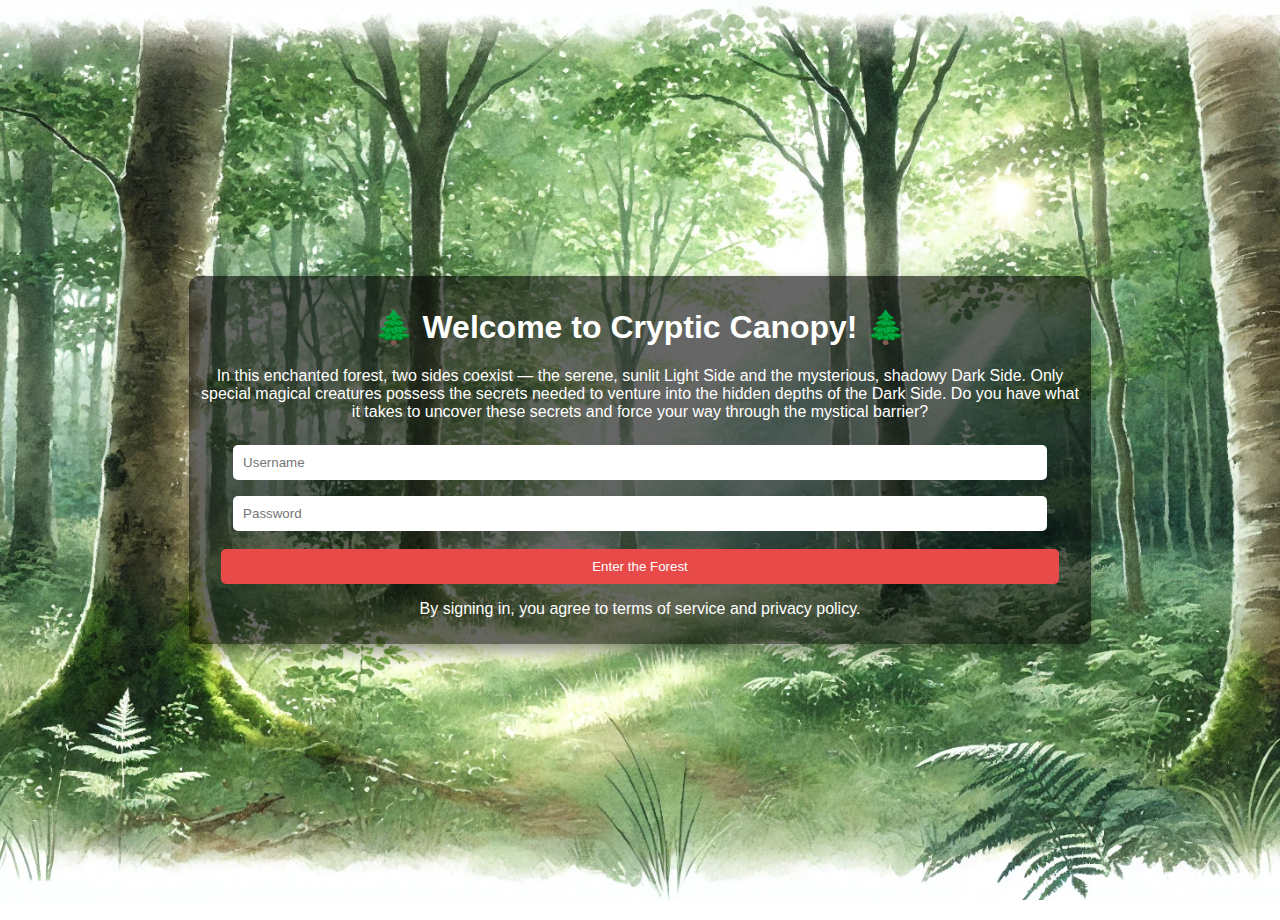
<file: index.html>
<!DOCTYPE html>
<html lang="en">
<head>
    <meta charset="UTF-8">
    <title>Woodland Secrets - Animal Login</title>
    <link rel="stylesheet" href="style.css">
    <meta name="viewport" content="width=device-width, initial-scale=1">
</head>
<body>
    <div class="login-container">
        <h1>🌲 Welcome to Cryptic Canopy! 🌲</h1>
        <p>In this enchanted forest, two sides coexist — the serene, sunlit Light Side and the mysterious, shadowy Dark Side. Only special magical creatures possess the secrets needed to venture into the hidden depths of the Dark Side. Do you have what it takes to uncover these secrets and force your way through the mystical barrier?</p>

        <input type="text" id="username" placeholder="Username">
        <input type="password" id="password" placeholder="Password">
        <button id="login-btn">Enter the Forest</button>
        <p class=\"terms\" style=\"font-size:10px; margin-top:10px; color:#aaa;\">By signing in, you agree to terms of service and privacy policy.</p>
        <p id="error-msg" class="error-msg"></p>
    </div>

    <script src="script.js"></script>
</body>
</html>
</file>
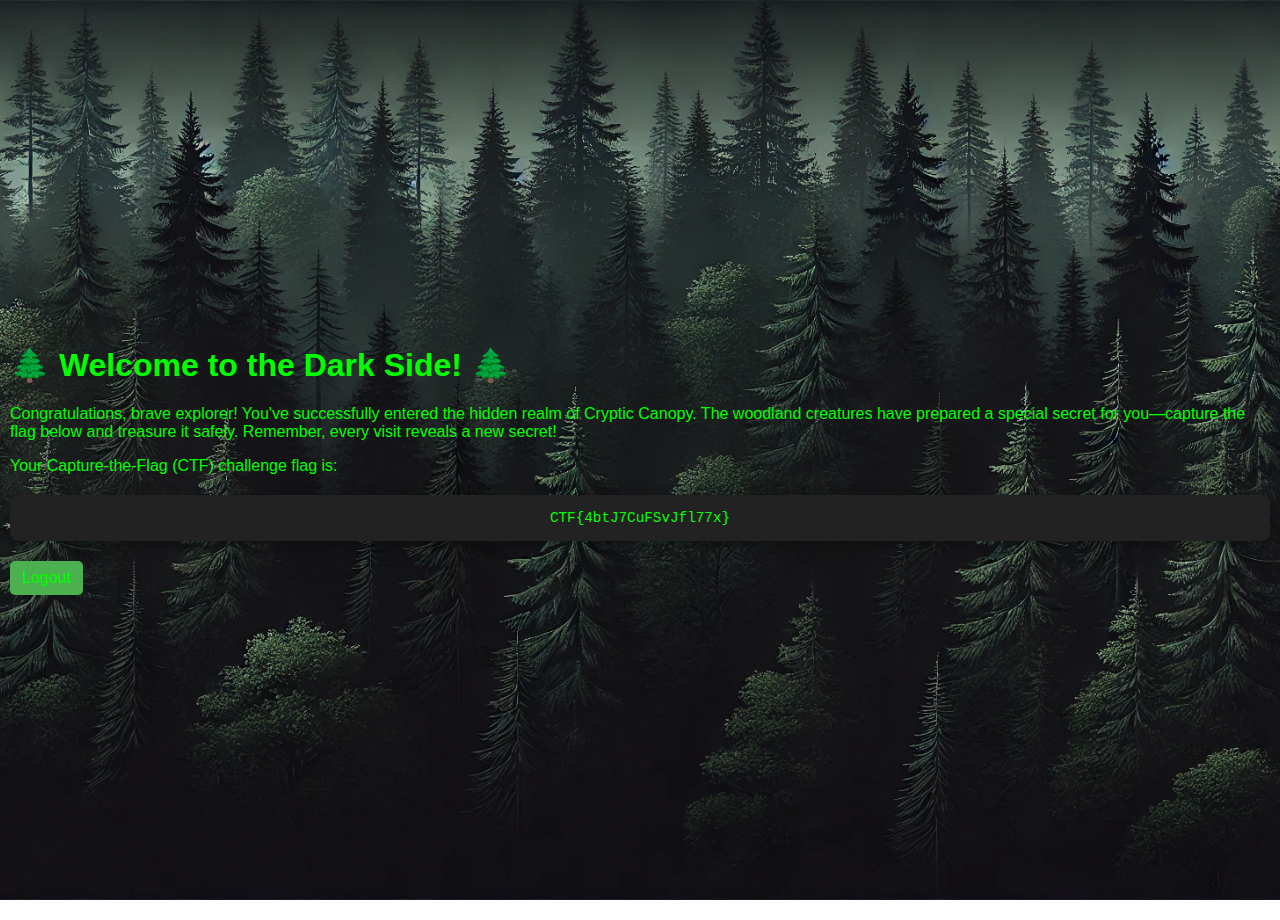
<file: success.html>
<!DOCTYPE html>
<html lang="en">
<head>
    <meta charset="UTF-8">
    <title>CTF Success!</title>
    <link rel="stylesheet" href="style.css">
    <style>
        .flag-container {
            text-align: center;
            margin-top: 20px;
            font-family: monospace;
            font-size: 1.1em;
            background-color: #222;
            color: #00ff00;
            padding: 15px;
            border-radius: 8px;
            box-shadow: 0 5px 15px rgba(0,0,0,0.3);
            word-break: break-all;
        }
        a {
            display: inline-block;
            margin-top: 20px;
            text-decoration: none;
            color: #00ff00;
            background-color: #4CAF50;
            padding: 8px 12px;
            border-radius: 5px;
        }
        a:hover {
            background-color: #3e8e41;
        }
    </style>
</head>
<body id="success-page">
    <div class="success-container">
        <h1>🌲 Welcome to the Dark Side! 🌲</h1>
        <p>
            Congratulations, brave explorer! You've successfully entered the hidden realm of Cryptic Canopy. 
            The woodland creatures have prepared a special secret for you—capture the flag below and treasure it safely. 
            Remember, every visit reveals a new secret!
        </p>
    
        <p>Your Capture-the-Flag (CTF) challenge flag is:</p>
    
        <div class="flag-container">
            <span id="ctf-flag"></span>
        </div>
    
        <a href="index.html">Logout</a>
    </div>
    

    <script>
        function generateRandomString(length) {
            const chars = 'abcdefghijklmnopqrstuvwxyzABCDEFGHIJKLMNOPQRSTUVWXYZ0123456789';
            let result = '';
            for (let i = 0; i < length; i++) {
                result += chars.charAt(Math.floor(Math.random() * chars.length));
            }
            return result;
        }

        function generateCTFFlag() {
            const prefix = "CTF{";
            const suffix = "}";
            const randomPart = generateRandomString(16);
            return prefix + randomPart + suffix;
        }

        document.getElementById('ctf-flag').textContent = generateCTFFlag();
    </script>
</body>
</html>
</file>
<file: style.css>
body {
    margin: auto;
    padding: 10px;
    font-family: 'Segoe UI', Tahoma, Geneva, Verdana, sans-serif;
    background: url('bckground.png') no-repeat center center fixed;
    background-size: cover;
    display: flex;
    justify-content: center;
    align-items: center;
    height: 100vh;
    color: #fff;
}

.login-container {
    background-color: rgba(0,0,0,0.6);
    padding: 10px;
    border-radius: 10px;
    box-shadow: 0 8px 16px rgba(0,0,0,0.4);
    text-align: center;
    width: 70%;
}

input[type="text"], input[type="password"] {
    width: 90%;
    padding: 10px;
    margin: 8px 0;
    border-radius: 5px;
    border: none;
}

button {
    background-color: #e84a4a;
    color: white;
    border: none;
    padding: 10px 15px;
    border-radius: 5px;
    cursor: pointer;
    margin-top: 10px;
    width: 95%;
}

button:hover {
    background-color: #c23636;
}

.error-msg {
    color: #ffdddd;
    margin-top: 10px;
}

.racoon-img {
    width: 100px;
    margin-bottom: 15px;
}

#success-page {
    background: url('darktrees.png') no-repeat center center fixed;
    background-size: cover;
    color: #00ff00;
}
/* Mobile view adjustments */
@media (max-width: 768px) {
  .wrapper {
    display: flex;
    flex-wrap: wrap;
    gap: 10px;
  }
  .card {
    flex: 1 1 100%; /* 3 per row */
  }
}
</file>
